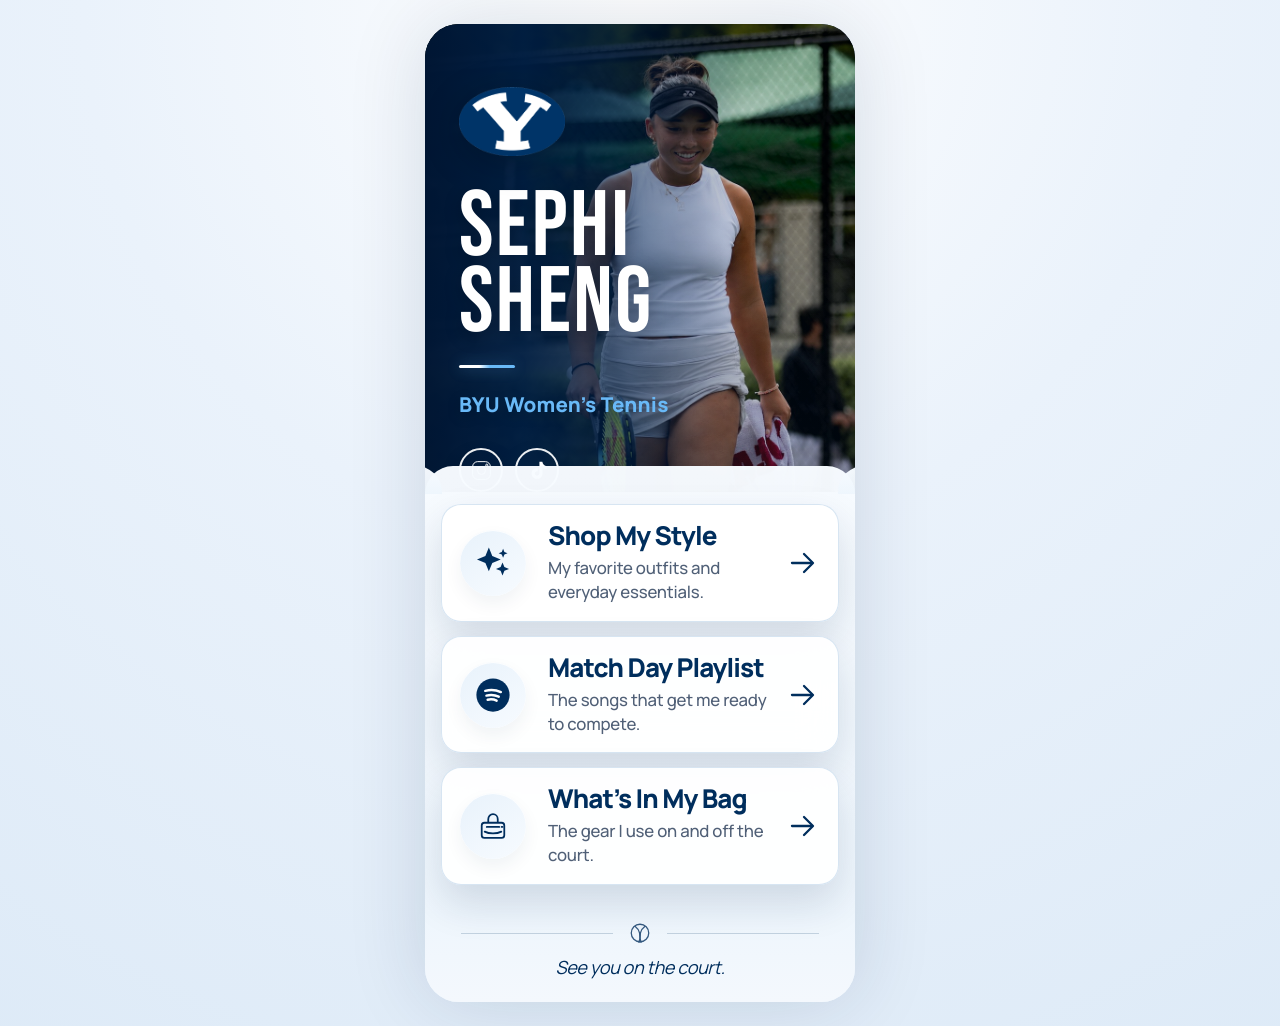
<file: index.html>
<!doctype html>
<html lang="en">
<head>
  <meta charset="utf-8">
  <meta name="viewport" content="width=device-width, initial-scale=1, viewport-fit=cover">
  <title>Sephi Sheng</title>
  <meta name="description" content="Official link page for Sephi Sheng, BYU Women’s Tennis.">
  <meta name="theme-color" content="#002E5D">
  <meta property="og:title" content="Sephi Sheng">
  <meta property="og:description" content="BYU Women’s Tennis">
  <meta property="og:type" content="website">
  <link rel="preconnect" href="https://fonts.googleapis.com">
  <link rel="preconnect" href="https://fonts.gstatic.com" crossorigin>
  <link href="https://fonts.googleapis.com/css2?family=Bebas+Neue&family=Manrope:wght@400;500;600;700;800&display=swap" rel="stylesheet">
  <link rel="stylesheet" href="assets/css/style.css">
  <script defer src="assets/js/app.js"></script>
</head>
<body>
  <div class="site-frame">
    <header class="hero" aria-label="Sephi Sheng hero section">
      <img class="hero-photo" src="assets/images/hero.jpg" alt="Sephi Sheng smiling on a tennis court while holding a racquet and towel.">
      <div class="hero-shade" aria-hidden="true"></div>

      <div class="hero-content">
        <img class="byu-mark" src="assets/images/byu-y.png" alt="BYU logo">

        <h1 class="name">
          <span>Sephi</span>
          <span>Sheng</span>
        </h1>

        <div class="accent-line" aria-hidden="true"></div>

        <p class="team">BYU Women’s Tennis</p>

        <div class="social-links" aria-label="Social links">
          <a class="social-link instagram-link" href="https://instagram.com/sephisheng" target="_blank" rel="noopener" aria-label="Open Sephi Sheng on Instagram">
            <svg viewBox="0 0 24 24" aria-hidden="true">
              <rect x="2.75" y="2.75" width="18.5" height="18.5" rx="5.25"></rect>
              <circle cx="12" cy="12" r="4.15"></circle>
              <circle cx="17.55" cy="6.45" r="1.15"></circle>
            </svg>
          </a>

          <a class="social-link tiktok-link" href="https://www.tiktok.com/@sephi.sheng" target="_blank" rel="noopener" aria-label="Open Sephi Sheng on TikTok">
            <svg viewBox="0 0 24 24" aria-hidden="true">
              <path d="M14.62 3h3.18c.22 1.45.83 2.6 1.83 3.46.86.73 1.86 1.17 3 1.32v3.25c-1.72-.05-3.28-.54-4.67-1.47v6.28c0 1.6-.56 2.96-1.69 4.08-1.13 1.12-2.52 1.68-4.18 1.68-1.68 0-3.09-.55-4.24-1.66-1.14-1.11-1.71-2.48-1.71-4.11 0-1.58.56-2.92 1.68-4.02 1.12-1.1 2.5-1.65 4.13-1.65.28 0 .56.02.83.06v3.4a2.73 2.73 0 0 0-.83-.13c-.7 0-1.28.23-1.75.68-.47.45-.7 1.01-.7 1.68 0 .7.24 1.28.72 1.73.48.45 1.08.68 1.79.68.76 0 1.39-.25 1.89-.75.5-.5.75-1.15.75-1.95V3z"></path>
            </svg>
          </a>
        </div>
      </div>
    </header>

    <main class="link-panel" aria-label="Featured links">
     <a class="link-card" href="https://shopmy.us/shop/sephisheng" target="_blank" rel="noopener noreferrer" aria-label="Open Shop My Style">
        <span class="icon-bubble" aria-hidden="true">
          <svg class="icon icon-sparkle" viewBox="0 0 64 64">
            <path d="M25 6l5.8 14.2L45 26l-14.2 5.8L25 46l-5.8-14.2L5 26l14.2-5.8L25 6z"></path>
            <path d="M48 31l3.2 7.8L59 42l-7.8 3.2L48 53l-3.2-7.8L37 42l7.8-3.2L48 31z"></path>
            <path d="M49 8l2.2 5.3L56.5 15.5l-5.3 2.2L49 23l-2.2-5.3-5.3-2.2 5.3-2.2L49 8z"></path>
          </svg>
        </span>
        <span class="card-copy">
          <strong>Shop My Style</strong>
          <span>My favorite outfits and everyday essentials.</span>
        </span>
        <span class="arrow" aria-hidden="true">
          <svg viewBox="0 0 34 34">
            <path d="M6 17h20"></path>
            <path d="M18 8l9 9-9 9"></path>
          </svg>
        </span>
      </a>

      <a class="link-card" href="playlist/" aria-label="Open Match Day Playlist">
        <span class="icon-bubble" aria-hidden="true">
          <svg class="icon icon-spotify" viewBox="0 0 64 64">
            <circle cx="32" cy="32" r="28"></circle>
            <path d="M19 25c8.6-2.4 18.2-1.7 26.3 2.1"></path>
            <path d="M21 33c6.8-1.8 14.4-1.2 20.7 1.8"></path>
            <path d="M23 40c5.1-1.2 10.4-.8 15.1 1.5"></path>
          </svg>
        </span>
        <span class="card-copy">
          <strong>Match Day Playlist</strong>
          <span>The songs that get me ready to compete.</span>
        </span>
        <span class="arrow" aria-hidden="true">
          <svg viewBox="0 0 34 34">
            <path d="M6 17h20"></path>
            <path d="M18 8l9 9-9 9"></path>
          </svg>
        </span>
      </a>

      <a class="link-card" href="gear/" aria-label="Open What’s In My Bag">
        <span class="icon-bubble" aria-hidden="true">
          <svg class="icon icon-bag-home" viewBox="0 0 64 64" aria-hidden="true">
  <g
    fill="none"
    stroke="currentColor"
    stroke-width="3"
    stroke-linecap="round"
    stroke-linejoin="round"
  >
    <!-- Handle -->
    <path d="M24 25v-4.5C24 15.8 27.6 12 32 12s8 3.8 8 8.5V25"></path>

    <!-- Bag body -->
    <path d="M17.5 26.5h29c2.5 0 4.5 2 4.5 4.5v16.5c0 2.5-2 4.5-4.5 4.5h-29c-2.5 0-4.5-2-4.5-4.5V31c0-2.5 2-4.5 4.5-4.5z"></path>

    <!-- Soft rounded base/detail line -->
    <path d="M18 41.5c3.8 2.1 8.4 3.1 14 3.1s10.2-1 14-3.1"></path>

    <!-- Zipper/detail -->
    <path d="M21.5 33.5h21"></path>
    <path d="M46.5 33.5h1.5"></path>
  </g>
</svg>
        </span>
        <span class="card-copy">
          <strong>What’s In My Bag</strong>
          <span>The gear I use on and off the court.</span>
        </span>
        <span class="arrow" aria-hidden="true">
          <svg viewBox="0 0 34 34">
            <path d="M6 17h20"></path>
            <path d="M18 8l9 9-9 9"></path>
          </svg>
        </span>
      </a>
    </main>

    <footer class="site-footer" aria-label="Footer">
      <div class="footer-rule" aria-hidden="true">
        <span></span>
        <svg viewBox="0 0 48 48">
          <circle cx="24" cy="24" r="15"></circle>
          <path d="M15 12c8 6 11 17 7 29"></path>
          <path d="M33 12c-8 6-11 17-7 29"></path>
        </svg>
        <span></span>
      </div>
      <p>See you on the court.</p>
    </footer>
  </div>
</body>
</html>
</file>
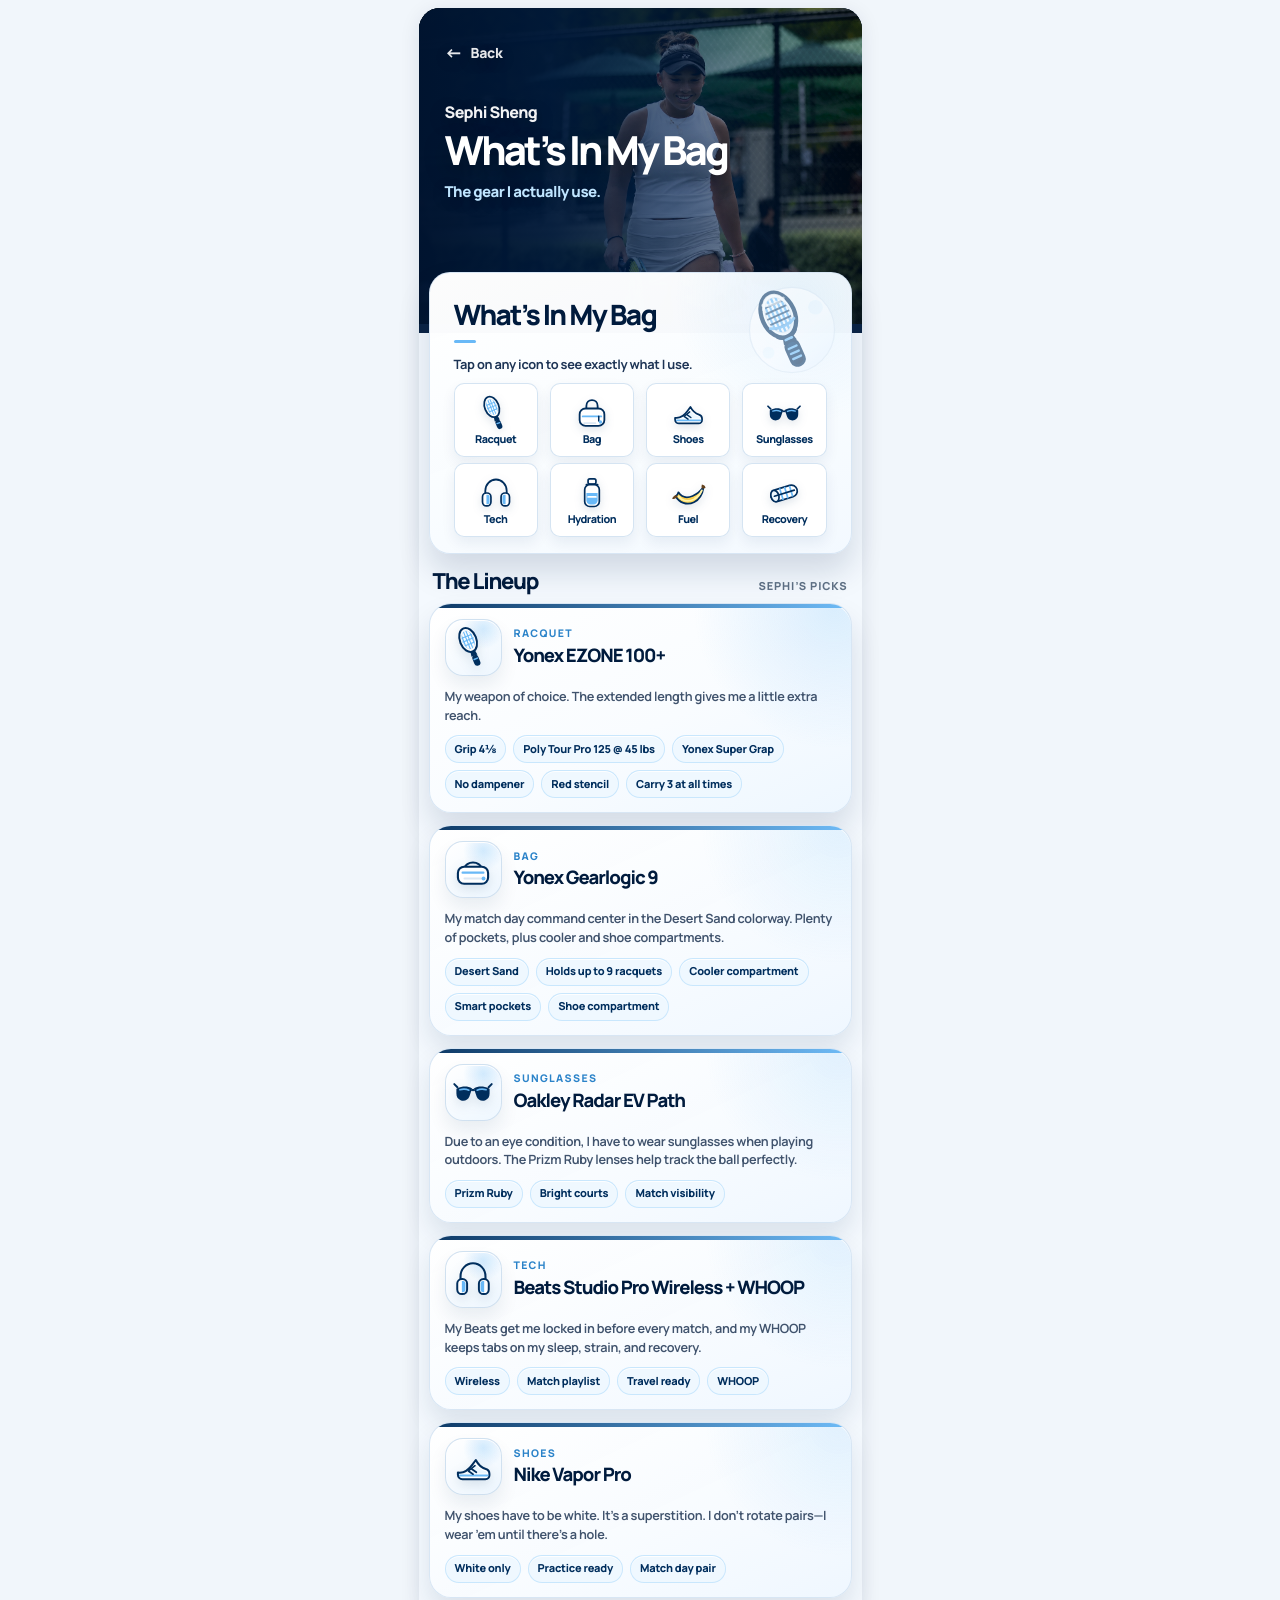
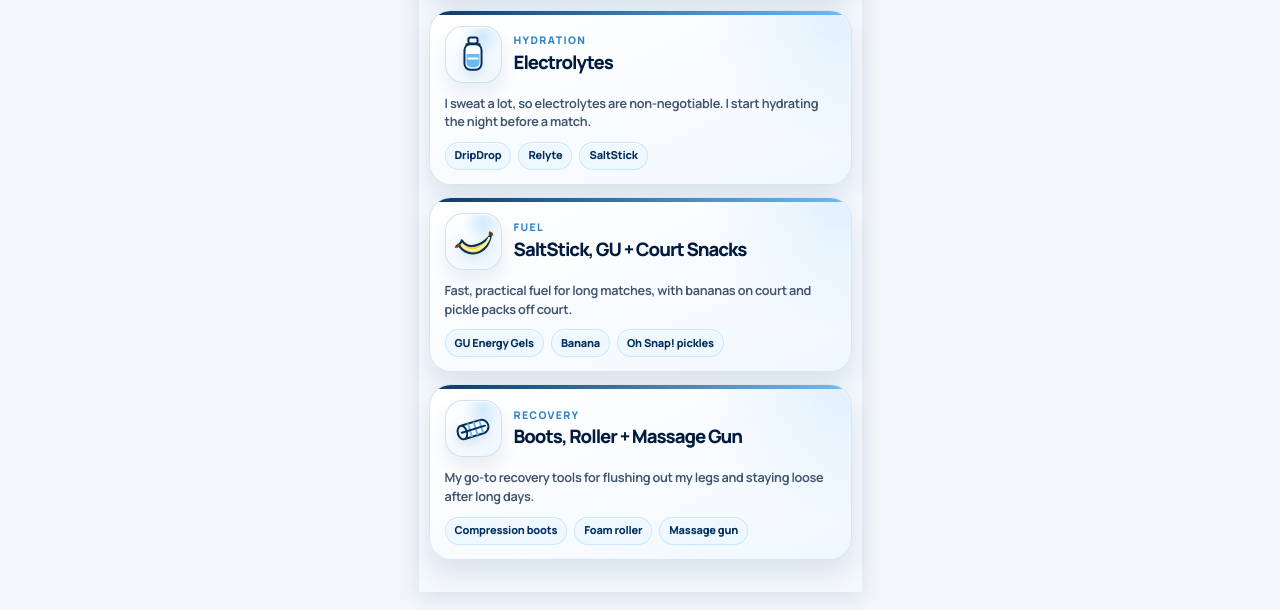
<file: gear/index.html>
<!doctype html>
<html lang="en">
<head>
  <meta charset="utf-8">
  <meta name="viewport" content="width=device-width, initial-scale=1, viewport-fit=cover">
  <title>What’s In My Bag | Sephi Sheng</title>
  <meta name="description" content="The gear Sephi Sheng actually uses for practice, match days, and recovery.">
  <meta name="theme-color" content="#002E5D">
  <meta property="og:title" content="What’s In My Bag | Sephi Sheng">
  <meta property="og:description" content="The gear I actually use.">
  <meta property="og:type" content="website">
  <link rel="preconnect" href="https://fonts.googleapis.com">
  <link rel="preconnect" href="https://fonts.gstatic.com" crossorigin>
  <link href="https://fonts.googleapis.com/css2?family=Manrope:wght@500;600;700;800;900&display=swap" rel="stylesheet">
  <style>
    :root {
      --navy: #002e5d;
      --navy-deep: #001b3d;
      --blue: #69b9f7;
      --sky: #bfe5ff;
      --text: #0c2850;
      --muted: #40536d;
      --line: #dce8f4;
      --page: #f1f6fb;
    }

    * {
      box-sizing: border-box;
      margin: 0;
      padding: 0;
    }

    html {
      min-height: 100%;
      background: var(--page);
      -webkit-text-size-adjust: 100%;
      scroll-behavior: smooth;
    }

    body {
      min-height: 100svh;
      background: var(--page);
      color: var(--text);
      font-family: "Manrope", system-ui, -apple-system, BlinkMacSystemFont, "Segoe UI", sans-serif;
      -webkit-font-smoothing: antialiased;
      text-rendering: geometricPrecision;
    }

    a {
      color: inherit;
      text-decoration: none;
      -webkit-tap-highlight-color: transparent;
    }

    svg {
      display: block;
    }

    .gear-page {
      width: min(443px, calc(100% - 20px));
      min-height: 690px;
      margin: 8px auto 18px;
      overflow: visible;
      position: relative;
      background: linear-gradient(180deg, #0a2344 0 325px, #f4f9fe 325px 100%);
      border-radius: 21px 21px 0 0;
      box-shadow: 0 4px 20px rgba(0, 34, 71, .10);
    }

    .gear-hero {
      height: 316px;
      position: relative;
      overflow: hidden;
      border-radius: 21px 21px 0 0;
      padding: 35px 26px 0;
      color: #fff;
      background: #001b3d;
    }

    .hero-photo {
      position: absolute;
      inset: 0;
      width: 100%;
      height: 100%;
      object-fit: cover;
      object-position: 58% 34%;
      filter: saturate(.96) contrast(1.04) brightness(.88);
      transform: scale(1.012);
      transform-origin: center;
    }

    .hero-overlay {
      position: absolute;
      inset: 0;
      background:
        linear-gradient(90deg,
          rgba(0, 20, 48, .98) 0%,
          rgba(0, 26, 60, .91) 30%,
          rgba(0, 35, 78, .58) 57%,
          rgba(0, 35, 78, .18) 100%),
        linear-gradient(180deg, rgba(0,0,0,.05) 0%, rgba(0,27,60,.20) 100%);
      pointer-events: none;
    }

    .back-link,
    .hero-name,
    .hero-title,
    .hero-subtitle {
      position: relative;
      z-index: 2;
    }

    .back-link {
      display: inline-flex;
      align-items: center;
      gap: 8px;
      min-height: 20px;
      color: rgba(255,255,255,.90);
      font-size: 14px;
      line-height: 1;
      font-weight: 800;
      letter-spacing: -.02em;
      margin-bottom: 39px;
      text-shadow: 0 4px 14px rgba(0,0,0,.25);
    }

    .back-arrow {
      font-size: 18px;
      line-height: .8;
      transform: translateY(-1px);
    }

    .hero-name {
      color: rgba(255,255,255,.95);
      font-size: 16px;
      line-height: 1.2;
      font-weight: 800;
      letter-spacing: -.035em;
      margin-bottom: 8px;
      text-shadow: 0 5px 18px rgba(0,0,0,.28);
    }

    .hero-title {
      max-width: 390px;
      color: #fff;
      font-size: clamp(34px, 8.9vw, 40px);
      line-height: .98;
      font-weight: 900;
      letter-spacing: -.073em;
      margin-bottom: 12px;
      white-space: nowrap;
      text-shadow: 0 9px 24px rgba(0,0,0,.30);
    }

    .hero-subtitle {
      color: var(--sky);
      font-size: 15px;
      line-height: 1.35;
      font-weight: 800;
      letter-spacing: -.035em;
      text-shadow: 0 4px 16px rgba(0,0,0,.25);
    }

    .gear-main {
      position: relative;
      z-index: 2;
      margin-top: -52px;
      padding: 0 10px 30px;
    }

    .setup-card {
      position: relative;
      overflow: hidden;
      isolation: isolate;
      min-height: 0;
      padding: 22px 24px 16px;
      border-radius: 21px;
      background:
        radial-gradient(circle at 88% 9%, rgba(105,185,247,.13), transparent 28%),
        linear-gradient(160deg, rgba(255,255,255,.99) 0%, rgba(248,252,255,.98) 62%, rgba(243,249,255,.98) 100%);
      border: 1px solid rgba(216, 230, 244, .98);
      box-shadow: 0 18px 32px rgba(0, 34, 71, .15);
    }

    .setup-pill {
      display: inline-flex;
      align-items: center;
      justify-content: center;
      min-height: 22px;
      padding: 4px 12px 4px;
      border-radius: 999px;
      color: #0068c8;
      background: #eef8ff;
      border: 1.3px solid #80caff;
      box-shadow: inset 0 1px 0 rgba(255,255,255,.95);
      font-size: 10.8px;
      line-height: 1;
      font-weight: 900;
      letter-spacing: .08em;
      text-transform: uppercase;
    }

    .setup-illustration {
      position: absolute;
      top: 13px;
      right: 15px;
      width: 88px;
      height: 88px;
      color: var(--navy);
      opacity: .56;
      z-index: 0;
      filter: none;
      pointer-events: none;
      shape-rendering: geometricPrecision;
      transform: translateZ(0);
    }

    .setup-illustration path,
    .setup-illustration ellipse,
    .setup-illustration circle,
    .setup-illustration rect {
      vector-effect: non-scaling-stroke;
    }

    .intro-title {
      position: relative;
      z-index: 2;
      max-width: 250px;
      color: var(--navy-deep);
      font-size: 28px;
      line-height: 1.02;
      font-weight: 900;
      letter-spacing: -.062em;
      margin-top: 6px;
    }

    .intro-rule {
      position: relative;
      z-index: 2;
      width: 22px;
      height: 3px;
      border-radius: 999px;
      background: var(--blue);
      margin: 10px 0 12px;
    }

    .intro-copy {
      position: relative;
      z-index: 2;
      max-width: 252px;
      color: #1d3455;
      font-size: 12.8px;
      line-height: 1.48;
      font-weight: 680;
      letter-spacing: -.024em;
    }

    .category-grid {
      position: relative;
      z-index: 3;
      display: grid;
      grid-template-columns: repeat(4, minmax(0, 1fr));
      gap: 6px 12px;
      margin-top: 10px;
    }

    .gear-tile {
      position: relative;
      z-index: 4;
      height: 74px;
      display: flex;
      flex-direction: column;
      align-items: center;
      justify-content: center;
      gap: 4px;
      border-radius: 10px;
      color: var(--navy);
      background: rgba(255,255,255,.99);
      border: 1px solid rgba(213, 228, 242, .98);
      box-shadow: 0 6px 14px rgba(0,46,93,.07), inset 0 1px 0 rgba(255,255,255,.95);
      transition: transform .18s ease, border-color .18s ease, box-shadow .18s ease;
    }

    .gear-tile:hover,
    .gear-tile:focus-visible {
      transform: translateY(-2px);
      border-color: rgba(105,185,247,.70);
      box-shadow: 0 10px 18px rgba(0,46,93,.10), inset 0 1px 0 rgba(255,255,255,.95);
      outline: none;
    }

    .tile-icon {
      width: 36px;
      height: 36px;
      color: var(--navy);
      overflow: visible;
      filter: drop-shadow(0 3px 5px rgba(0,46,93,.13));
    }

    .tile-icon .ink {
      fill: #002e5d;
    }

    .tile-icon .ink-deep {
      fill: #001b3d;
    }

    .tile-icon .sky {
      fill: #69b9f7;
    }

    .tile-icon .pale {
      fill: #fbfdff;
      stroke: #002e5d;
      stroke-width: 2.4;
      stroke-linecap: round;
      stroke-linejoin: round;
    }

    .tile-icon .soft {
      fill: #eef8ff;
      stroke: #d5e6f4;
      stroke-width: 1.4;
    }

    .tile-icon .line {
      fill: none;
      stroke: #002e5d;
      stroke-width: 3;
      stroke-linecap: round;
      stroke-linejoin: round;
      vector-effect: non-scaling-stroke;
    }

    .tile-icon .line-sky {
      fill: none;
      stroke: #69b9f7;
      stroke-width: 3;
      stroke-linecap: round;
      stroke-linejoin: round;
      vector-effect: non-scaling-stroke;
    }

    .tile-icon .banana-fill { fill: #ffd95c; }
    .tile-icon .banana-shadow { fill: #f0bd31; }
    .tile-icon .banana-stem { fill: #65421d; }

    .tile-label {
      color: var(--navy);
      font-size: 10.8px;
      line-height: 1;
      font-weight: 900;
      letter-spacing: -.045em;
    }

    .line-art,
    .icon-line {
      fill: none;
      stroke: currentColor;
      stroke-linecap: round;
      stroke-linejoin: round;
    }


    .details-heading {
      display: flex;
      align-items: end;
      justify-content: space-between;
      gap: 14px;
      padding: 6px 4px 2px;
      margin-top: 10px;
      margin-bottom: 8px;
    }

    .details-heading h2 {
      color: var(--navy-deep);
      font-size: 22px;
      line-height: 1.02;
      font-weight: 900;
      letter-spacing: -.058em;
    }

    .details-heading span {
      color: #5f7185;
      font-size: 11px;
      line-height: 1.2;
      font-weight: 800;
      letter-spacing: .08em;
      text-transform: uppercase;
      white-space: nowrap;
    }

    .gear-detail-stack {
      display: grid;
      gap: 12px;
      padding-bottom: 2px;
    }

    .gear-detail-card {
      position: relative;
      overflow: hidden;
      padding: 15px 15px 14px;
      border-radius: 22px;
      background:
        radial-gradient(circle at 97% 0%, rgba(105,185,247,.16), transparent 30%),
        linear-gradient(155deg, rgba(255,255,255,.995), rgba(247,251,255,.985) 62%, rgba(239,247,255,.985));
      border: 1px solid rgba(216, 230, 244, .98);
      box-shadow: 0 14px 26px rgba(0, 34, 71, .105), inset 0 1px 0 rgba(255,255,255,.9);
      scroll-margin-top: 18px;
    }

    .gear-detail-card::before {
      content: "";
      position: absolute;
      inset: 0 0 auto;
      height: 4px;
      background: linear-gradient(90deg, var(--navy), var(--blue));
      opacity: .95;
    }

    .gear-detail-card.primary-card {
      background:
        radial-gradient(circle at 96% 2%, rgba(105,185,247,.22), transparent 31%),
        linear-gradient(155deg, #ffffff 0%, #f9fcff 56%, #eef7ff 100%);
      box-shadow: 0 18px 30px rgba(0, 34, 71, .13), inset 0 1px 0 rgba(255,255,255,.94);
    }

    .detail-top {
      position: relative;
      z-index: 1;
      display: grid;
      grid-template-columns: 57px 1fr;
      gap: 12px;
      align-items: center;
      margin-bottom: 11px;
    }

    .detail-icon-wrap {
      width: 57px;
      height: 57px;
      display: grid;
      place-items: center;
      border-radius: 18px;
      background:
        radial-gradient(circle at 68% 16%, rgba(105,185,247,.28), transparent 34%),
        linear-gradient(145deg, #ffffff 0%, #eef7ff 100%);
      border: 1px solid rgba(207,224,240,.95);
      box-shadow: 0 10px 18px rgba(0,46,93,.08), inset 0 1px 0 rgba(255,255,255,.95);
    }

    .detail-icon-wrap .tile-icon {
      width: 42px;
      height: 42px;
      filter: drop-shadow(0 4px 6px rgba(0,46,93,.12));
    }

    .detail-eyebrow {
      color: #2b83c9;
      font-size: 10.5px;
      line-height: 1;
      font-weight: 900;
      letter-spacing: .13em;
      text-transform: uppercase;
      margin-bottom: 5px;
    }

    .detail-title {
      color: var(--navy-deep);
      font-size: 18.5px;
      line-height: 1.12;
      font-weight: 900;
      letter-spacing: -.055em;
    }

    .detail-copy {
      position: relative;
      z-index: 1;
      color: #40536d;
      font-size: 12.7px;
      line-height: 1.47;
      font-weight: 650;
      letter-spacing: -.022em;
      margin-bottom: 11px;
    }

    .gear-chip-list {
      position: relative;
      z-index: 1;
      display: flex;
      flex-wrap: wrap;
      gap: 7px;
    }

    .gear-chip-list span {
      display: inline-flex;
      align-items: center;
      justify-content: center;
      min-height: 28px;
      padding: 7px 9px;
      border-radius: 999px;
      color: var(--navy);
      background: rgba(238, 248, 255, .92);
      border: 1px solid rgba(105,185,247,.28);
      box-shadow: inset 0 1px 0 rgba(255,255,255,.9);
      font-size: 11px;
      line-height: 1;
      font-weight: 850;
      letter-spacing: -.018em;
      white-space: nowrap;
    }

    .card-note {
      position: relative;
      z-index: 1;
      display: grid;
      grid-template-columns: 13px 1fr;
      gap: 7px;
      align-items: start;
      margin-top: 11px;
      padding-top: 10px;
      border-top: 1px solid rgba(216,230,244,.9);
      color: #5d6d80;
      font-size: 11.2px;
      line-height: 1.36;
      font-weight: 670;
      letter-spacing: -.016em;
    }

    .card-note::before {
      content: "";
      width: 8px;
      height: 8px;
      margin-top: 4px;
      border-radius: 50%;
      background: var(--blue);
      box-shadow: 0 0 0 4px rgba(105,185,247,.14);
    }

    @media (max-width: 390px) {
      .gear-page {
        width: 100%;
        margin-top: 0;
        border-radius: 0;
      }

      .gear-hero {
        border-radius: 0;
        padding-left: 22px;
        padding-right: 22px;
      }

      .hero-title {
        font-size: clamp(32px, 10.2vw, 38px);
      }

      .gear-main {
        padding-left: 8px;
        padding-right: 8px;
      }

      .setup-card {
        padding-left: 20px;
        padding-right: 20px;
      }

      .setup-illustration {
        width: 78px;
        height: 78px;
        top: 13px;
        right: 12px;
        opacity: .50;
        filter: none;
      }

      .intro-title,
      .intro-copy {
        max-width: 220px;
      }

      .category-grid {
        gap: 7px 8px;
      }

      .tile-label {
        font-size: 10px;
      }
    }
  </style>
</head>
<body>
  <div class="gear-page">
    <header class="gear-hero" aria-label="What’s In My Bag hero section">
      <img class="hero-photo" src="../assets/images/hero.jpg" alt="Sephi Sheng smiling on a tennis court while holding a racquet and towel.">
      <div class="hero-overlay" aria-hidden="true"></div>

      <a class="back-link" href="../" aria-label="Go back to Sephi Sheng home page">
        <span class="back-arrow" aria-hidden="true">←</span>
        <span>Back</span>
      </a>

      <p class="hero-name">Sephi Sheng</p>
      <h1 class="hero-title">What’s In My Bag</h1>
      <p class="hero-subtitle">The gear I actually use.</p>
    </header>

    <main class="gear-main" aria-label="Sephi’s gear setup">
      <section class="setup-card" aria-labelledby="gear-trust-title">
        <svg class="setup-illustration" viewBox="0 0 120 120" aria-hidden="true">
          <defs>
            <linearGradient id="racketDisc" x1="14" y1="8" x2="106" y2="112" gradientUnits="userSpaceOnUse">
              <stop offset="0" stop-color="#ffffff"></stop>
              <stop offset=".58" stop-color="#f9fcff"></stop>
              <stop offset="1" stop-color="#e9f5ff"></stop>
            </linearGradient>
            <linearGradient id="racketFrame" x1="34" y1="7" x2="77" y2="70" gradientUnits="userSpaceOnUse">
              <stop offset="0" stop-color="#ffffff"></stop>
              <stop offset=".52" stop-color="#f6fbff"></stop>
              <stop offset="1" stop-color="#dff1ff"></stop>
            </linearGradient>
            <linearGradient id="racketGrip" x1="45" y1="74" x2="65" y2="109" gradientUnits="userSpaceOnUse">
              <stop offset="0" stop-color="#003a73"></stop>
              <stop offset=".55" stop-color="#002e5d"></stop>
              <stop offset="1" stop-color="#001b3d"></stop>
            </linearGradient>
            <radialGradient id="racketShine" cx="42" cy="18" r="48" gradientUnits="userSpaceOnUse">
              <stop offset="0" stop-color="#ffffff" stop-opacity=".95"></stop>
              <stop offset=".55" stop-color="#ffffff" stop-opacity=".25"></stop>
              <stop offset="1" stop-color="#ffffff" stop-opacity="0"></stop>
            </radialGradient>
            <clipPath id="racketStringWindow">
              <ellipse cx="52" cy="34" rx="16.4" ry="24.6"></ellipse>
            </clipPath>
          </defs>

          <circle cx="60" cy="60" r="58" fill="url(#racketDisc)" stroke="#dce8f4" stroke-width="1.2"></circle>
          <circle cx="92" cy="29" r="10" fill="#eaf7ff" opacity=".96"></circle>
          <circle cx="28" cy="91" r="8" fill="#eaf7ff" opacity=".86"></circle>

          <g transform="rotate(-24 60 62)">
            <ellipse cx="52" cy="34" rx="22.5" ry="32" fill="url(#racketFrame)" stroke="#002e5d" stroke-width="4.2"></ellipse>
            <ellipse cx="52" cy="34" rx="16.4" ry="24.6" fill="#fbfdff" stroke="#dce8f4" stroke-width="1.5"></ellipse>
            <g clip-path="url(#racketStringWindow)" stroke-linecap="round">
              <path d="M40 8v52" stroke="#69b9f7" stroke-width="2.2"></path>
              <path d="M46 4.8v59" stroke="#69b9f7" stroke-width="2.2"></path>
              <path d="M52 3.5v61" stroke="#69b9f7" stroke-width="2.3"></path>
              <path d="M58 4.8v59" stroke="#69b9f7" stroke-width="2.2"></path>
              <path d="M64 8v52" stroke="#69b9f7" stroke-width="2.2"></path>
              <path d="M30.5 18h43" stroke="#002e5d" stroke-width="1.9" opacity=".80"></path>
              <path d="M29 26h46" stroke="#002e5d" stroke-width="1.9" opacity=".80"></path>
              <path d="M28.5 34h47" stroke="#002e5d" stroke-width="2" opacity=".82"></path>
              <path d="M29 42h46" stroke="#002e5d" stroke-width="1.9" opacity=".80"></path>
              <path d="M31 50h42" stroke="#002e5d" stroke-width="1.9" opacity=".76"></path>
            </g>
            <path d="M36.5 19.5c2.6-9.2 8-14 15.5-14 7.2 0 12.7 4.7 15.4 13.9" fill="none" stroke="#ffffff" stroke-width="2.5" stroke-linecap="round" opacity=".88"></path>
            <path d="M34.7 46.5c9.4 5.8 25.8 5.8 35.1 0" fill="none" stroke="#69b9f7" stroke-width="2.9" stroke-linecap="round" opacity=".95"></path>
            <path d="M38.8 61.3c5.2 7.2 21.2 7.2 26.4 0" fill="none" stroke="#002e5d" stroke-width="3.2" stroke-linecap="round"></path>
            <path d="M44.8 65h14.4l2.4 9.8H42.4z" fill="#002e5d"></path>
            <path d="M47.3 69.2h9.4" stroke="#69b9f7" stroke-width="2.6" stroke-linecap="round"></path>
            <rect x="43" y="73" width="18" height="35" rx="8.2" fill="url(#racketGrip)" stroke="#002e5d" stroke-width="2.8"></rect>
            <path d="M46.2 82h11.6" stroke="#69b9f7" stroke-width="2.4" stroke-linecap="round"></path>
            <path d="M46.2 89.5h11.6" stroke="#69b9f7" stroke-width="2.4" stroke-linecap="round"></path>
            <path d="M46.2 97h11.6" stroke="#69b9f7" stroke-width="2.4" stroke-linecap="round"></path>
            <path d="M38 13.5c7.1 4.4 19.8 5.6 29.5 2.1" fill="none" stroke="#ffffff" stroke-width="3" stroke-linecap="round" opacity=".62"></path>
          </g>
        </svg>

        <h2 id="gear-trust-title" class="intro-title">What’s In My Bag</h2>
        <div class="intro-rule" aria-hidden="true"></div>
        <p class="intro-copy"><strong>Tap on any icon to see exactly what I use.</strong></p>

        <nav class="category-grid" aria-label="Gear categories">
          <a class="gear-tile" href="#racquet" aria-label="View racquet gear">
            <svg class="tile-icon" viewBox="0 0 64 64" aria-hidden="true">
              <defs><clipPath id="racquetIconClip"><ellipse cx="29" cy="20" rx="9" ry="14.5"></ellipse></clipPath></defs>
              <g transform="rotate(-22 30 32)">
                <ellipse cx="29" cy="20" rx="12.5" ry="19" fill="#ffffff" stroke="#002e5d" stroke-width="3.1"></ellipse>
                <ellipse cx="29" cy="20" rx="9" ry="14.5" fill="#f8fcff" stroke="#dce8f4" stroke-width="1"></ellipse>
                <g clip-path="url(#racquetIconClip)" stroke="#69b9f7" stroke-width="1.8" stroke-linecap="round">
                  <path d="M22 9v23"></path><path d="M27 5.5v30"></path><path d="M31 5.5v30"></path><path d="M36 9v23"></path>
                  <path d="M17.5 14h23"></path><path d="M17 20h24"></path><path d="M18.5 26.5h21"></path>
                </g>
                <path d="M25.5 38h7l1.4 7.8h-9.8z" fill="#002e5d"></path>
                <rect x="24.2" y="45" width="9.6" height="17" rx="4.8" fill="#002e5d"></rect>
                <path d="M26.3 51h5.4" stroke="#69b9f7" stroke-width="2.3" stroke-linecap="round"></path>
              </g>
            </svg>
            <span class="tile-label">Racquet</span>
          </a>

          <a class="gear-tile" href="#bag" aria-label="View bag gear">
            <svg class="tile-icon" viewBox="0 0 64 64" aria-hidden="true">
              <path d="M22 25v-5.5C22 13 26.3 9 32 9s10 4 10 10.5V25" fill="none" stroke="#002e5d" stroke-width="3.2" stroke-linecap="round"></path>
              <rect x="10" y="24" width="44" height="31" rx="10.5" fill="#ffffff" stroke="#002e5d" stroke-width="3.2"></rect>
              <path d="M15.5 38h33" stroke="#69b9f7" stroke-width="3.2" stroke-linecap="round"></path>
              <path d="M44 38v8" stroke="#002e5d" stroke-width="2.7" stroke-linecap="round"></path>
              <circle cx="47" cy="48" r="3" fill="#69b9f7"></circle>
              <path d="M18 50h20" stroke="#dce8f4" stroke-width="3" stroke-linecap="round"></path>
            </svg>
            <span class="tile-label">Bag</span>
          </a>

          <a class="gear-tile" href="#shoes" aria-label="View shoes">
            <svg class="tile-icon" viewBox="0 0 64 64" aria-hidden="true">
              <path d="M9 40.5c8.1 1.3 15.4-2.7 22.1-12l5.2-7.2c3.7 7.4 8.8 11.7 15.2 13.7 3.2 1 5.5 3.8 5.5 7.1v2.4c0 3.4-2.7 6.1-6.1 6.1H16c-4 0-7-3.1-7-7.1v-3z" fill="#ffffff" stroke="#002e5d" stroke-width="3.1" stroke-linejoin="round"></path>
              <path d="M14 41.8c8.4.2 15.5-3.7 21.1-11.4l1.4-2c3.5 4.9 8.3 8.3 14.4 10 1.3.4 2.4 1.6 2.8 3.4H14z" fill="#eaf7ff"></path>
              <path d="M12 45h42" stroke="#69b9f7" stroke-width="3" stroke-linecap="round"></path>
              <path d="M35 30l-8.6 6.8" stroke="#002e5d" stroke-width="2.6" stroke-linecap="round"></path>
              <path d="M30 35l7.1 5" stroke="#002e5d" stroke-width="2.6" stroke-linecap="round"></path>
              <path d="M25 38l7.1 5" stroke="#002e5d" stroke-width="2.6" stroke-linecap="round"></path>
            </svg>
            <span class="tile-label">Shoes</span>
          </a>

          <a class="gear-tile" href="#sunglasses" aria-label="View sunglasses">
            <svg class="tile-icon" viewBox="0 0 64 64" aria-hidden="true">
              <path d="M7.5 26.5c8.8-3.9 16.5-3.9 23.1 0l-4.1 12.3c-1.7 5.2-8 7.8-13.4 5.6-4.3-1.7-6.4-5.1-6.4-10.1v-6.5c0-.6.3-1.1.8-1.3z" fill="#002e5d"></path>
              <path d="M56.5 26.5c-8.8-3.9-16.5-3.9-23.1 0l4.1 12.3c1.7 5.2 8 7.8 13.4 5.6 4.3-1.7 6.4-5.1 6.4-10.1v-6.5c0-.6-.3-1.1-.8-1.3z" fill="#002e5d"></path>
              <path d="M12 28.5c5.1-1.4 9.7-1.1 13.8.8" stroke="#69b9f7" stroke-width="2.4" stroke-linecap="round"></path>
              <path d="M52 28.5c-5.1-1.4-9.7-1.1-13.8.8" stroke="#69b9f7" stroke-width="2.4" stroke-linecap="round"></path>
              <path d="M30.5 29.2c1.1-.8 2.1-.8 3 0" fill="none" stroke="#002e5d" stroke-width="3" stroke-linecap="round"></path>
              <path d="M8.2 24.8 3.5 20" fill="none" stroke="#002e5d" stroke-width="3" stroke-linecap="round"></path>
              <path d="M55.8 24.8 60.5 20" fill="none" stroke="#002e5d" stroke-width="3" stroke-linecap="round"></path>
            </svg>
            <span class="tile-label">Sunglasses</span>
          </a>

          <a class="gear-tile" href="#tech" aria-label="View tech gear">
            <svg class="tile-icon" viewBox="0 0 64 64" aria-hidden="true">
              <path d="M13 36v-8c0-11 8.4-20 19-20s19 9 19 20v8" fill="none" stroke="#002e5d" stroke-width="3.2" stroke-linecap="round"></path>
              <rect x="8" y="32" width="15" height="23" rx="7" fill="#ffffff" stroke="#002e5d" stroke-width="3"></rect>
              <rect x="41" y="32" width="15" height="23" rx="7" fill="#ffffff" stroke="#002e5d" stroke-width="3"></rect>
              <path d="M15 35h2c2 0 3.5 1.5 3.5 3.5v10c0 2-1.5 3.5-3.5 3.5h-2z" fill="#69b9f7"></path>
              <path d="M49 35h-2c-2 0-3.5 1.5-3.5 3.5v10c0 2 1.5 3.5 3.5 3.5h2z" fill="#69b9f7"></path>
            </svg>
            <span class="tile-label">Tech</span>
          </a>

          <a class="gear-tile" href="#hydration" aria-label="View hydration gear">
            <svg class="tile-icon" viewBox="0 0 64 64" aria-hidden="true">
              <rect x="25" y="7" width="14" height="9" rx="3" fill="#ffffff" stroke="#002e5d" stroke-width="3"></rect>
              <path d="M22 17h20" stroke="#002e5d" stroke-width="3" stroke-linecap="round"></path>
              <rect x="19" y="17" width="26" height="39" rx="9" fill="#ffffff" stroke="#002e5d" stroke-width="3"></rect>
              <path d="M22 32h20v13c0 4.2-3.2 7.5-7.5 7.5h-5c-4.3 0-7.5-3.3-7.5-7.5z" fill="#69b9f7"></path>
              <path d="M25 39h14" stroke="#ffffff" stroke-width="3" stroke-linecap="round"></path>
            </svg>
            <span class="tile-label">Hydration</span>
          </a>

          <a class="gear-tile" href="#fuel" aria-label="View fuel gear">
            <svg class="tile-icon" viewBox="0 0 64 64" aria-hidden="true">
              <g transform="translate(0 -1)">
                <path d="M10.2 38.8c5.7 11.1 19.6 16.8 32.4 10.7 9.3-4.5 15.3-14.2 17.2-27.4-5.3 7.7-11.9 13.2-19.5 16.3-10.7 4.3-19.9 1.9-25.3-6.6-.7 2.8-2.3 5.2-4.8 7z" fill="#ffd95c" stroke="#002e5d" stroke-width="3.1" stroke-linejoin="round"></path>
                <path d="M15.9 39.8c6.1 7 17 9.1 27.2 3.9 5.9-3 10.4-8.2 13.5-15.3" fill="none" stroke="#fff3a8" stroke-width="3.4" stroke-linecap="round"></path>
                <path d="M21.9 41.6c5.2 3.3 12.4 3.6 19.4.4" fill="none" stroke="#f2bd2f" stroke-width="2.4" stroke-linecap="round" opacity=".55"></path>
                <path d="M56.7 18.1c3.6.5 5.8 2.6 6.5 6.1l-5.5 1.2c-1.8-1-2.2-2.7-1-7.3z" fill="#65421d"></path>
                <path d="M11.1 36.4c-3.8 1.2-6.4 3.5-7.2 6.7 3.6 1 6.7-.1 9.2-3.3z" fill="#65421d"></path>
              </g>
            </svg>
            <span class="tile-label">Fuel</span>
          </a>

          <a class="gear-tile" href="#recovery" aria-label="View recovery gear">
            <svg class="tile-icon" viewBox="0 0 64 64" aria-hidden="true">
              <g transform="rotate(-17 32 32)">
                <rect x="8" y="22" width="48" height="21" rx="10.5" fill="#ffffff" stroke="#002e5d" stroke-width="3"></rect>
                <ellipse cx="15" cy="32.5" rx="7" ry="10.5" fill="#eef8ff" stroke="#002e5d" stroke-width="3"></ellipse>
                <path d="M27 23v19" stroke="#69b9f7" stroke-width="3" stroke-linecap="round"></path>
                <path d="M36 23v19" stroke="#69b9f7" stroke-width="3" stroke-linecap="round"></path>
                <path d="M45 24v17" stroke="#69b9f7" stroke-width="3" stroke-linecap="round"></path>
                <path d="M14 32.5h37" stroke="#002e5d" stroke-width="3" stroke-linecap="round"></path>
              </g>
            </svg>
            <span class="tile-label">Recovery</span>
          </a>
        </nav>
      </section>

      <div class="details-heading" aria-hidden="true">
        <h2>The Lineup</h2>
        <span>Sephi’s Picks</span>
      </div>

      <section class="gear-detail-stack" aria-label="Detailed gear cards">
        <article class="gear-detail-card primary-card" id="racquet">
          <div class="detail-top">
            <div class="detail-icon-wrap" aria-hidden="true">
              <svg class="tile-icon" viewBox="0 0 64 64">
                <defs><clipPath id="detailRacquetClip"><ellipse cx="29" cy="20" rx="9" ry="14.5"></ellipse></clipPath></defs>
                <g transform="rotate(-22 30 32)">
                  <ellipse cx="29" cy="20" rx="12.5" ry="19" fill="#ffffff" stroke="#002e5d" stroke-width="3.1"></ellipse>
                  <ellipse cx="29" cy="20" rx="9" ry="14.5" fill="#f8fcff" stroke="#dce8f4" stroke-width="1"></ellipse>
                  <g clip-path="url(#detailRacquetClip)" stroke="#69b9f7" stroke-width="1.8" stroke-linecap="round">
                    <path d="M22 9v23"></path><path d="M27 5.5v30"></path><path d="M31 5.5v30"></path><path d="M36 9v23"></path>
                    <path d="M17.5 14h23"></path><path d="M17 20h24"></path><path d="M18.5 26.5h21"></path>
                  </g>
                  <path d="M25.5 38h7l1.4 7.8h-9.8z" fill="#002e5d"></path>
                  <rect x="24.2" y="45" width="9.6" height="17" rx="4.8" fill="#002e5d"></rect>
                  <path d="M26.3 51h5.4" stroke="#69b9f7" stroke-width="2.3" stroke-linecap="round"></path>
                </g>
              </svg>
            </div>
            <div>
              <p class="detail-eyebrow">Racquet</p>
              <h3 class="detail-title">Yonex EZONE 100+</h3>
            </div>
          </div>
          <p class="detail-copy">My weapon of choice. The extended length gives me a little extra reach.</p>
          <div class="gear-chip-list" aria-label="Racquet details">
            <span>Grip 4⅛</span>
            <span>Poly Tour Pro 125 @ 45 lbs</span>
            <span>Yonex Super Grap</span>
            <span>No dampener</span>
            <span>Red stencil</span>
 <span>Carry 3 at all times</span>
          </div>
      
        </article>

        <article class="gear-detail-card" id="bag">
          <div class="detail-top">
            <div class="detail-icon-wrap" aria-hidden="true">
              <svg class="tile-icon" viewBox="0 0 64 64">
                <path d="M18 30c2.6-6.2 7.4-9.4 14-9.4S43.4 23.8 46 30" fill="none" stroke="#002e5d" stroke-width="3.2" stroke-linecap="round"></path>
                <rect x="9" y="27" width="46" height="26" rx="9.5" fill="#ffffff" stroke="#002e5d" stroke-width="3.2"></rect>
                <path d="M16 36h32" stroke="#69b9f7" stroke-width="3.1" stroke-linecap="round"></path>
                <path d="M19 45h25" stroke="#dce8f4" stroke-width="3" stroke-linecap="round"></path>
                <circle cx="48" cy="45" r="3" fill="#69b9f7"></circle>
              </svg>
            </div>
            <div>
              <p class="detail-eyebrow">Bag</p>
              <h3 class="detail-title">Yonex Gearlogic 9</h3>
            </div>
          </div>
          <p class="detail-copy">My match day command center in the Desert Sand colorway. Plenty of pockets, plus cooler and shoe compartments.</p>
          <div class="gear-chip-list" aria-label="Bag details">
            <span>Desert Sand</span>
            <span>Holds up to 9 racquets</span>
<span>Cooler compartment</span>
            <span>Smart pockets</span>
            <span>Shoe compartment</span>
          </div>

        </article>

       

        <article class="gear-detail-card" id="sunglasses">
          <div class="detail-top">
            <div class="detail-icon-wrap" aria-hidden="true">
              <svg class="tile-icon" viewBox="0 0 64 64">
                <path d="M7.5 26.5c8.8-3.9 16.5-3.9 23.1 0l-4.1 12.3c-1.7 5.2-8 7.8-13.4 5.6-4.3-1.7-6.4-5.1-6.4-10.1v-6.5c0-.6.3-1.1.8-1.3z" fill="#002e5d"></path>
                <path d="M56.5 26.5c-8.8-3.9-16.5-3.9-23.1 0l4.1 12.3c1.7 5.2 8 7.8 13.4 5.6 4.3-1.7 6.4-5.1 6.4-10.1v-6.5c0-.6-.3-1.1-.8-1.3z" fill="#002e5d"></path>
                <path d="M12 28.5c5.1-1.4 9.7-1.1 13.8.8" stroke="#69b9f7" stroke-width="2.4" stroke-linecap="round"></path>
                <path d="M52 28.5c-5.1-1.4-9.7-1.1-13.8.8" stroke="#69b9f7" stroke-width="2.4" stroke-linecap="round"></path>
                <path d="M30.5 29.2c1.1-.8 2.1-.8 3 0" fill="none" stroke="#002e5d" stroke-width="3" stroke-linecap="round"></path>
                <path d="M8.2 24.8 3.5 20" fill="none" stroke="#002e5d" stroke-width="3" stroke-linecap="round"></path>
                <path d="M55.8 24.8 60.5 20" fill="none" stroke="#002e5d" stroke-width="3" stroke-linecap="round"></path>
              </svg>
            </div>
            <div>
              <p class="detail-eyebrow">Sunglasses</p>
              <h3 class="detail-title">Oakley Radar EV Path</h3>
            </div>
          </div>
          <p class="detail-copy">Due to an eye condition, I have to wear sunglasses when playing outdoors. The Prizm Ruby lenses help track the ball perfectly.</p>
          <div class="gear-chip-list" aria-label="Sunglasses details">
            <span>Prizm Ruby</span>
            <span>Bright courts</span>
            <span>Match visibility</span>
          </div>
        </article>

        <article class="gear-detail-card" id="tech">
          <div class="detail-top">
            <div class="detail-icon-wrap" aria-hidden="true">
              <svg class="tile-icon" viewBox="0 0 64 64">
                <path d="M13 36v-8c0-11 8.4-20 19-20s19 9 19 20v8" fill="none" stroke="#002e5d" stroke-width="3.2" stroke-linecap="round"></path>
                <rect x="8" y="32" width="15" height="23" rx="7" fill="#ffffff" stroke="#002e5d" stroke-width="3"></rect>
                <rect x="41" y="32" width="15" height="23" rx="7" fill="#ffffff" stroke="#002e5d" stroke-width="3"></rect>
                <path d="M15 35h2c2 0 3.5 1.5 3.5 3.5v10c0 2-1.5 3.5-3.5 3.5h-2z" fill="#69b9f7"></path>
                <path d="M49 35h-2c-2 0-3.5 1.5-3.5 3.5v10c0 2 1.5 3.5 3.5 3.5h2z" fill="#69b9f7"></path>
              </svg>
            </div>
            <div>
              <p class="detail-eyebrow">Tech</p>
              <h3 class="detail-title">Beats Studio Pro Wireless + WHOOP</h3>
            </div>
          </div>
          <p class="detail-copy">My Beats get me locked in before every match, and my WHOOP keeps tabs on my sleep, strain, and recovery.</p>
          <div class="gear-chip-list" aria-label="Tech details">
            <span>Wireless</span>
            <span>Match playlist</span>
            <span>Travel ready</span>
            <span>WHOOP</span>
          </div>
        </article>

 <article class="gear-detail-card" id="shoes">
          <div class="detail-top">
            <div class="detail-icon-wrap" aria-hidden="true">
              <svg class="tile-icon" viewBox="0 0 64 64">
                <path d="M9 40.5c8.1 1.3 15.4-2.7 22.1-12l5.2-7.2c3.7 7.4 8.8 11.7 15.2 13.7 3.2 1 5.5 3.8 5.5 7.1v2.4c0 3.4-2.7 6.1-6.1 6.1H16c-4 0-7-3.1-7-7.1v-3z" fill="#ffffff" stroke="#002e5d" stroke-width="3.1" stroke-linejoin="round"></path>
                <path d="M14 41.8c8.4.2 15.5-3.7 21.1-11.4l1.4-2c3.5 4.9 8.3 8.3 14.4 10 1.3.4 2.4 1.6 2.8 3.4H14z" fill="#eaf7ff"></path>
                <path d="M12 45h42" stroke="#69b9f7" stroke-width="3" stroke-linecap="round"></path>
                <path d="M35 30l-8.6 6.8" stroke="#002e5d" stroke-width="2.6" stroke-linecap="round"></path>
                <path d="M30 35l7.1 5" stroke="#002e5d" stroke-width="2.6" stroke-linecap="round"></path>
                <path d="M25 38l7.1 5" stroke="#002e5d" stroke-width="2.6" stroke-linecap="round"></path>
              </svg>
            </div>
            <div>
              <p class="detail-eyebrow">Shoes</p>
              <h3 class="detail-title">Nike Vapor Pro</h3>
            </div>
          </div>
          <p class="detail-copy">My shoes have to be white. It’s a superstition. I don’t rotate pairs—I wear ’em until there’s a hole.</p>
          <div class="gear-chip-list" aria-label="Shoes details">
            <span>White only</span>
            <span>Practice ready</span>
            <span>Match day pair</span>
     
          </div>
        </article>

        <article class="gear-detail-card" id="hydration">
          <div class="detail-top">
            <div class="detail-icon-wrap" aria-hidden="true">
              <svg class="tile-icon" viewBox="0 0 64 64">
                <rect x="25" y="7" width="14" height="9" rx="3" fill="#ffffff" stroke="#002e5d" stroke-width="3"></rect>
                <path d="M22 17h20" stroke="#002e5d" stroke-width="3" stroke-linecap="round"></path>
                <rect x="19" y="17" width="26" height="39" rx="9" fill="#ffffff" stroke="#002e5d" stroke-width="3"></rect>
                <path d="M22 32h20v13c0 4.2-3.2 7.5-7.5 7.5h-5c-4.3 0-7.5-3.3-7.5-7.5z" fill="#69b9f7"></path>
                <path d="M25 39h14" stroke="#ffffff" stroke-width="3" stroke-linecap="round"></path>
              </svg>
            </div>
            <div>
              <p class="detail-eyebrow">Hydration</p>
              <h3 class="detail-title">Electrolytes</h3>
            </div>
          </div>
          <p class="detail-copy">I sweat a lot, so electrolytes are non-negotiable. I start hydrating the night before a match.</p>
          <div class="gear-chip-list" aria-label="Hydration details">
               <span>DripDrop</span>
            <span>Relyte</span>
            <span>SaltStick</span>
          </div>
        </article>

        <article class="gear-detail-card" id="fuel">
          <div class="detail-top">
            <div class="detail-icon-wrap" aria-hidden="true">
              <svg class="tile-icon" viewBox="0 0 64 64">
                <g transform="translate(0 -1)">
                  <path d="M10.2 38.8c5.7 11.1 19.6 16.8 32.4 10.7 9.3-4.5 15.3-14.2 17.2-27.4-5.3 7.7-11.9 13.2-19.5 16.3-10.7 4.3-19.9 1.9-25.3-6.6-.7 2.8-2.3 5.2-4.8 7z" fill="#ffd95c" stroke="#002e5d" stroke-width="3.1" stroke-linejoin="round"></path>
                  <path d="M15.9 39.8c6.1 7 17 9.1 27.2 3.9 5.9-3 10.4-8.2 13.5-15.3" fill="none" stroke="#fff3a8" stroke-width="3.4" stroke-linecap="round"></path>
                  <path d="M21.9 41.6c5.2 3.3 12.4 3.6 19.4.4" fill="none" stroke="#f2bd2f" stroke-width="2.4" stroke-linecap="round" opacity=".55"></path>
                  <path d="M56.7 18.1c3.6.5 5.8 2.6 6.5 6.1l-5.5 1.2c-1.8-1-2.2-2.7-1-7.3z" fill="#65421d"></path>
                  <path d="M11.1 36.4c-3.8 1.2-6.4 3.5-7.2 6.7 3.6 1 6.7-.1 9.2-3.3z" fill="#65421d"></path>
                </g>
              </svg>
            </div>
            <div>
              <p class="detail-eyebrow">Fuel</p>
              <h3 class="detail-title">SaltStick, GU + Court Snacks</h3>
            </div>
          </div>
          <p class="detail-copy">Fast, practical fuel for long matches, with bananas on court and pickle packs off court.</p>
          <div class="gear-chip-list" aria-label="Fuel details">
                        <span>GU Energy Gels</span>
            <span>Banana</span>
            <span>Oh Snap! pickles</span>
          </div>
        </article>

        <article class="gear-detail-card" id="recovery">
          <div class="detail-top">
            <div class="detail-icon-wrap" aria-hidden="true">
              <svg class="tile-icon" viewBox="0 0 64 64">
                <g transform="rotate(-17 32 32)">
                  <rect x="8" y="22" width="48" height="21" rx="10.5" fill="#ffffff" stroke="#002e5d" stroke-width="3"></rect>
                  <ellipse cx="15" cy="32.5" rx="7" ry="10.5" fill="#eef8ff" stroke="#002e5d" stroke-width="3"></ellipse>
                  <path d="M27 23v19" stroke="#69b9f7" stroke-width="3" stroke-linecap="round"></path>
                  <path d="M36 23v19" stroke="#69b9f7" stroke-width="3" stroke-linecap="round"></path>
                  <path d="M45 24v17" stroke="#69b9f7" stroke-width="3" stroke-linecap="round"></path>
                  <path d="M14 32.5h37" stroke="#002e5d" stroke-width="3" stroke-linecap="round"></path>
                </g>
              </svg>
            </div>
            <div>
              <p class="detail-eyebrow">Recovery</p>
              <h3 class="detail-title">Boots, Roller + Massage Gun</h3>
            </div>
          </div>
          <p class="detail-copy">My go-to recovery tools for flushing out my legs and staying loose after long days.</p>
          <div class="gear-chip-list" aria-label="Recovery details">
            <span>Compression boots</span>
            <span>Foam roller</span>
            <span>Massage gun</span>
          </div>
        </article>
      </section>

    </main>
  </div>
</body>
</html>
</file>
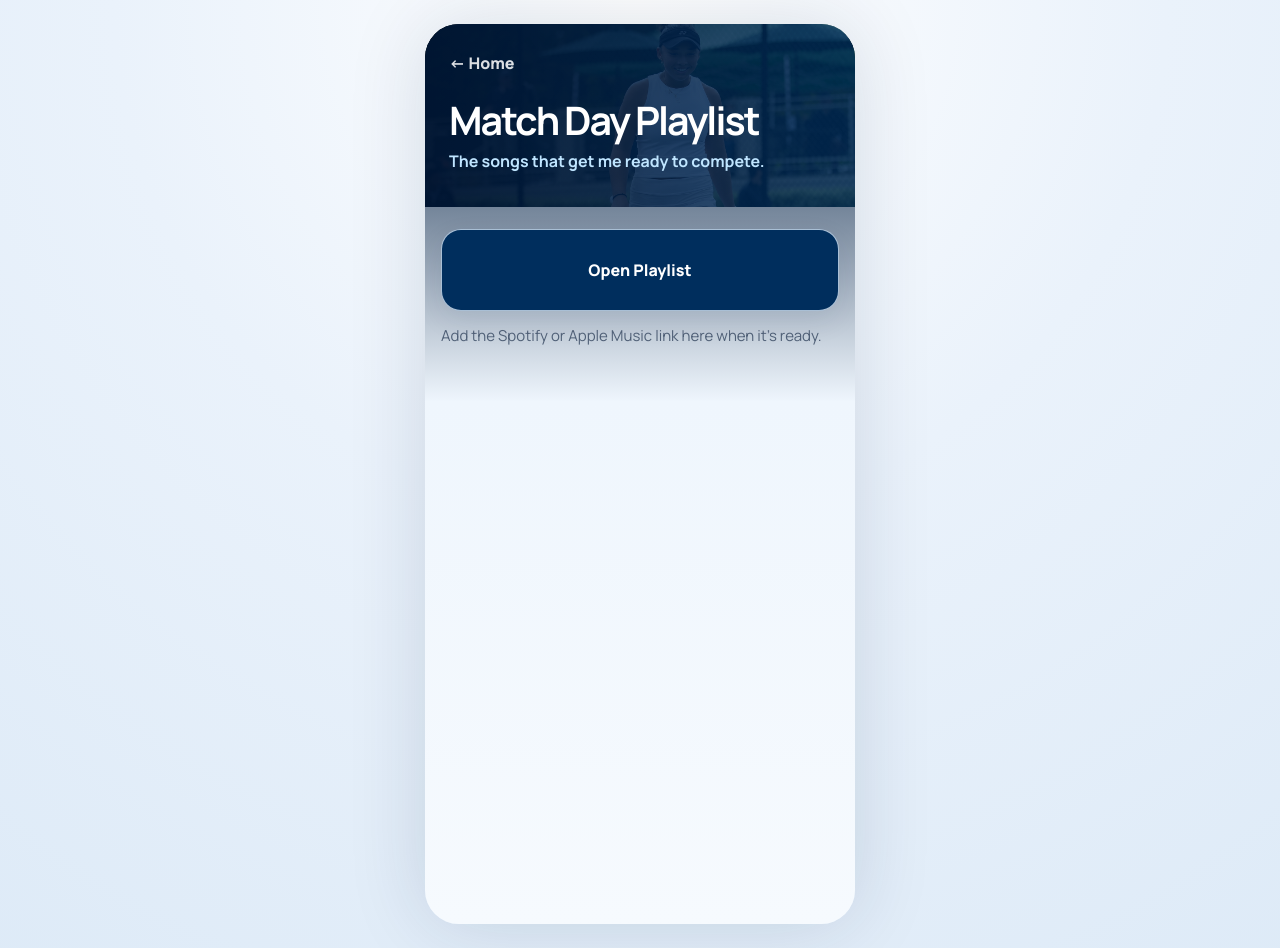
<file: playlist/index.html>
<!doctype html>
<html lang="en">
<head>
  <meta charset="utf-8">
  <meta name="viewport" content="width=device-width, initial-scale=1, viewport-fit=cover">
  <title>Match Day Playlist | Sephi Sheng</title>
  <meta name="theme-color" content="#002E5D">
  <link rel="preconnect" href="https://fonts.googleapis.com">
  <link rel="preconnect" href="https://fonts.gstatic.com" crossorigin>
  <link href="https://fonts.googleapis.com/css2?family=Bebas+Neue&family=Manrope:wght@400;500;600;700;800&display=swap" rel="stylesheet">
  <link rel="stylesheet" href="../assets/css/style.css">
</head>
<body>
  <div class="site-frame subpage-frame">
    <header class="subpage-hero">
      <a class="back-link" href="../">← Home</a>
      <h1>Match Day Playlist</h1>
      <p>The songs that get me ready to compete.</p>
    </header>
    <main class="subpage-content">
      <a class="primary-button" href="#">Open Playlist</a>
      <p class="helper-text">Add the Spotify or Apple Music link here when it’s ready.</p>
    </main>
  </div>
</body>
</html>
</file>
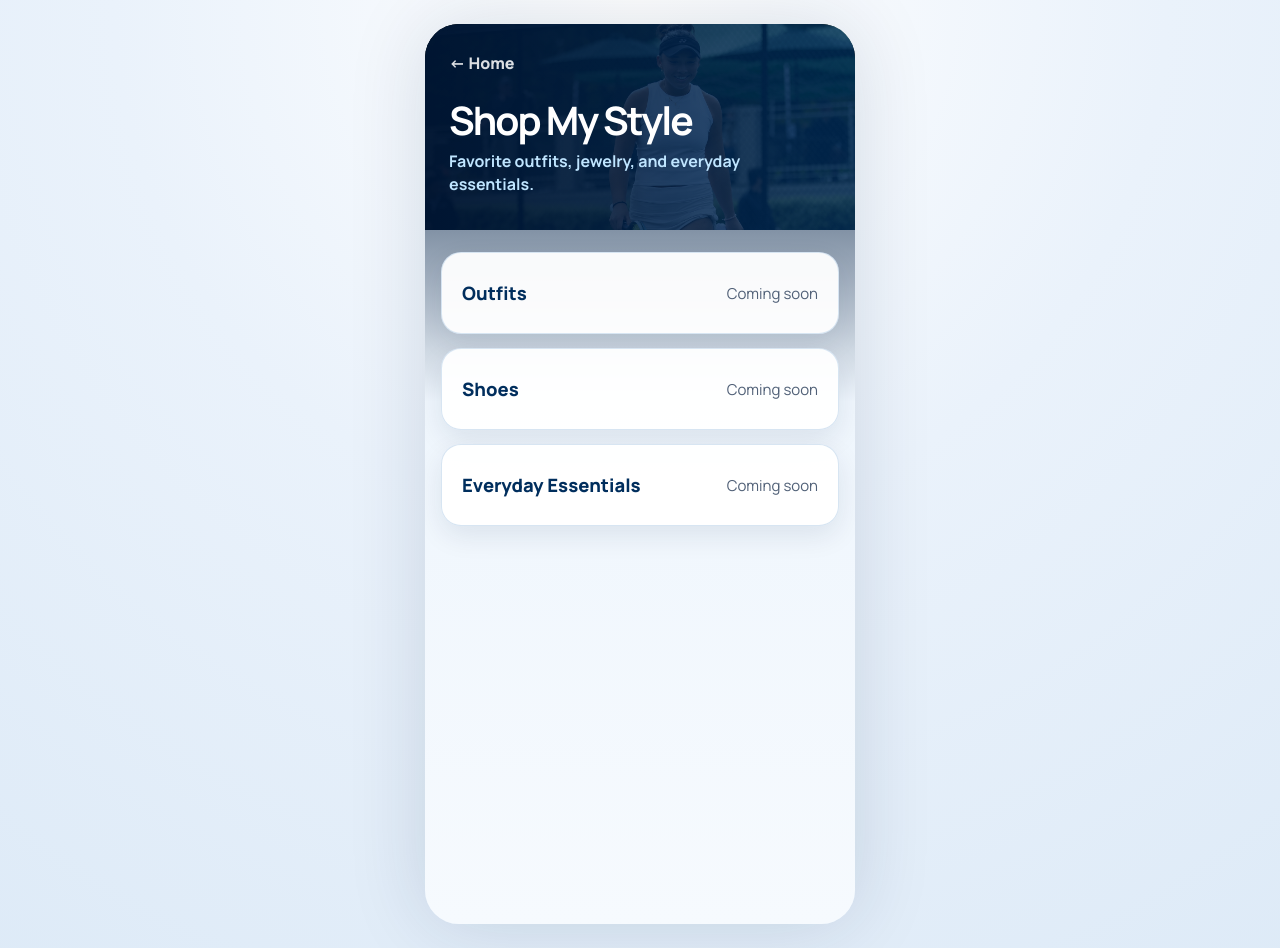
<file: style/index.html>
<!doctype html>
<html lang="en">
<head>
  <meta charset="utf-8">
  <meta name="viewport" content="width=device-width, initial-scale=1, viewport-fit=cover">
  <title>Shop My Style | Sephi Sheng</title>
  <meta name="theme-color" content="#002E5D">
  <link rel="preconnect" href="https://fonts.googleapis.com">
  <link rel="preconnect" href="https://fonts.gstatic.com" crossorigin>
  <link href="https://fonts.googleapis.com/css2?family=Bebas+Neue&family=Manrope:wght@400;500;600;700;800&display=swap" rel="stylesheet">
  <link rel="stylesheet" href="../assets/css/style.css">
</head>
<body>
  <div class="site-frame subpage-frame">
    <header class="subpage-hero">
      <a class="back-link" href="../">← Home</a>
      <h1>Shop My Style</h1>
      <p>Favorite outfits, jewelry, and everyday essentials.</p>
    </header>
    <main class="subpage-content">
      <a class="sub-card" href="#"><strong>Outfits</strong><span>Coming soon</span></a>
      <a class="sub-card" href="#"><strong>Shoes</strong><span>Coming soon</span></a>
      <a class="sub-card" href="#"><strong>Everyday Essentials</strong><span>Coming soon</span></a>
    </main>
  </div>
</body>
</html>
</file>
<file: assets/css/style.css>
:root {
  --navy: #002e5d;
  --navy-deep: #001b3d;
  --blue: #69b9f7;
  --ice: #f4f8fd;
  --ice-2: #eaf2fb;
  --card: rgba(255,255,255,.93);
  --text: #0c2850;
  --muted: #506077;
  --line: #dce8f4;
  --shadow: 0 18px 40px rgba(0, 34, 71, .14);
  --soft-shadow: 0 10px 28px rgba(0, 34, 71, .09);
}

* {
  box-sizing: border-box;
  margin: 0;
  padding: 0;
}

html {
  background: #eaf2fb;
  min-height: 100%;
  -webkit-text-size-adjust: 100%;
}

body {
  min-height: 100svh;
  background:
    radial-gradient(circle at top, rgba(255,255,255,.95), rgba(234,242,251,.92) 46%, rgba(221,234,247,.95));
  color: var(--text);
  font-family: "Manrope", system-ui, -apple-system, BlinkMacSystemFont, "Segoe UI", sans-serif;
  -webkit-font-smoothing: antialiased;
  text-rendering: geometricPrecision;
}

img,
svg {
  display: block;
}

a {
  color: inherit;
  text-decoration: none;
}

button,
a {
  -webkit-tap-highlight-color: transparent;
}

.site-frame {
  width: min(100%, 430px);
  min-height: 100svh;
  margin: 0 auto;
  background: linear-gradient(180deg, #f8fbff 0%, #edf5fc 100%);
  overflow: hidden;
  position: relative;
  box-shadow: 0 0 80px rgba(0, 34, 71, .14);
}

.hero {
  height: clamp(435px, 52svh, 505px);
  position: relative;
  overflow: hidden;
  background: var(--navy-deep);
}

.hero-photo {
  width: 100%;
  height: 100%;
  object-fit: cover;
  object-position: 58% 50%;
  filter: saturate(.96) contrast(1.03) brightness(.93);
  transform: scale(1.025);
  transform-origin: center;
}

.hero-shade {
  position: absolute;
  inset: 0;
  background:
    linear-gradient(90deg,
      rgba(0, 22, 52, .98) 0%,
      rgba(0, 31, 69, .92) 23%,
      rgba(0, 36, 80, .58) 45%,
      rgba(0, 36, 80, .10) 74%,
      rgba(0, 36, 80, .03) 100%),
    linear-gradient(180deg,
      rgba(0,0,0,.08) 0%,
      rgba(0,0,0,0) 42%,
      rgba(0, 27, 60, .22) 100%);
  pointer-events: none;
}

.hero-content {
  position: absolute;
  z-index: 2;
  top: clamp(46px, 7svh, 64px);
  left: clamp(28px, 7vw, 34px);
  width: 50%;
  color: #fff;
  animation: heroIn .72s ease both;
}

.byu-mark {
  width: clamp(82px, 22vw, 106px);
  height: auto;
  margin-bottom: clamp(26px, 3.7svh, 34px);
  filter: drop-shadow(0 8px 18px rgba(0,0,0,.22));
}

.name {
  font-family: "Bebas Neue", "Arial Narrow", Impact, sans-serif;
  font-size: clamp(4.65rem, 18vw, 5.8rem);
  line-height: .82;
  letter-spacing: .025em;
  text-transform: uppercase;
  font-weight: 400;
  text-shadow: 0 5px 18px rgba(0,0,0,.22);
}

.name span {
  display: block;
}

.accent-line {
  width: 56px;
  height: 3px;
  border-radius: 999px;
  background: linear-gradient(90deg, #fff 0%, #fff 36%, var(--blue) 55%, var(--blue) 100%);
  margin: clamp(19px, 2.7svh, 25px) 0 clamp(20px, 2.9svh, 27px);
  box-shadow: 0 0 14px rgba(105,185,247,.42);
}

.team {
  color: var(--blue);
  font-size: clamp(1.05rem, 4.4vw, 1.28rem);
  line-height: 1.1;
  font-weight: 800;
  letter-spacing: .012em;
  text-shadow: 0 4px 14px rgba(0,0,0,.22);
}

.social-links {
  display: flex;
  align-items: center;
  gap: 12px;
  margin-top: clamp(23px, 4svh, 31px);
}

.social-link {
  width: 44px;
  height: 44px;
  border: 2px solid rgba(255,255,255,.92);
  border-radius: 50%;
  display: grid;
  place-items: center;
  color: #fff;
  transition: transform .22s ease, background .22s ease, color .22s ease;
  box-shadow: 0 10px 20px rgba(0,0,0,.18);
}

.social-link svg {
  width: 23px;
  height: 23px;
  stroke: currentColor;
  fill: none;
}

.tiktok-link svg {
  width: 22px;
  height: 22px;
  fill: currentColor;
  stroke: none;
}

.social-link:hover,
.social-link:focus-visible {
  background: #fff;
  color: var(--navy);
  transform: translateY(-2px);
  outline: none;
}

.link-panel {
  position: relative;
  z-index: 4;
  margin-top: -26px;
  padding: 38px 16px 13px;
  background: linear-gradient(180deg, rgba(247,251,255,.98) 0%, rgba(238,246,253,.98) 100%);
  border-radius: 28px 28px 0 0;
}

.link-panel::before,
.link-panel::after {
  content: "";
  position: absolute;
  top: 0;
  width: 26px;
  height: 28px;
  background: inherit;
}

.link-panel::before {
  left: -9px;
  border-top-right-radius: 28px;
}

.link-panel::after {
  right: -9px;
  border-top-left-radius: 28px;
}

.link-card {
  min-height: 104px;
  display: grid;
  grid-template-columns: 74px 1fr 34px;
  align-items: center;
  gap: 14px;
  padding: 16px 18px 16px 18px;
  margin-bottom: 14px;
  background: var(--card);
  border: 1px solid rgba(207, 224, 240, .82);
  border-radius: 20px;
  box-shadow: var(--shadow);
  backdrop-filter: blur(18px);
  -webkit-backdrop-filter: blur(18px);
  transition: transform .22s ease, box-shadow .22s ease, border-color .22s ease, background .22s ease;
  animation: cardIn .56s ease both;
}

.link-card:nth-child(2) { animation-delay: .07s; }
.link-card:nth-child(3) { animation-delay: .14s; }

.link-card:hover,
.link-card:focus-visible {
  transform: translateY(-3px);
  box-shadow: 0 24px 48px rgba(0,34,71,.18);
  border-color: rgba(105, 185, 247, .55);
  background: rgba(255,255,255,.98);
  outline: none;
}

.link-card:active {
  transform: scale(.985);
}

.icon-bubble {
  width: 66px;
  height: 66px;
  border-radius: 50%;
  display: grid;
  place-items: center;
  background: linear-gradient(145deg, #e8f2fb 0%, #f7fbff 100%);
  box-shadow: inset 0 1px 0 rgba(255,255,255,.9), 0 8px 18px rgba(0,46,93,.06);
  color: var(--navy);
}

.icon {
  width: 38px;
  height: 38px;
}

.icon-sparkle path {
  fill: currentColor;
}

.icon-spotify circle {
  fill: var(--navy);
}

.icon-spotify path {
  fill: none;
  stroke: #fff;
  stroke-width: 4.1;
  stroke-linecap: round;
}

.icon-racket {
  fill: none;
  stroke: currentColor;
  stroke-width: 3.2;
  stroke-linecap: round;
  stroke-linejoin: round;
}

.card-copy {
  min-width: 0;
}

.card-copy strong {
  display: block;
  color: var(--navy);
  font-size: clamp(1.34rem, 6vw, 1.62rem);
  line-height: 1.08;
  font-weight: 800;
  letter-spacing: -.035em;
  margin-bottom: 8px;
}

.card-copy span {
  display: block;
  color: var(--muted);
  font-size: clamp(.94rem, 4vw, 1.05rem);
  line-height: 1.42;
  font-weight: 500;
  letter-spacing: -.012em;
}

.arrow {
  width: 34px;
  height: 34px;
  color: var(--navy);
  transition: transform .22s ease;
}

.arrow svg {
  width: 100%;
  height: 100%;
}

.arrow path {
  fill: none;
  stroke: currentColor;
  stroke-width: 2.3;
  stroke-linecap: round;
  stroke-linejoin: round;
}

.link-card:hover .arrow,
.link-card:focus-visible .arrow {
  transform: translateX(4px);
}

.site-footer {
  padding: 7px 36px calc(22px + env(safe-area-inset-bottom));
  text-align: center;
  background: linear-gradient(180deg, rgba(238,246,253,.98) 0%, rgba(244,248,253,1) 100%);
}

.footer-rule {
  display: grid;
  grid-template-columns: 1fr 28px 1fr;
  align-items: center;
  gap: 13px;
  color: var(--navy);
  opacity: .78;
  margin-bottom: 11px;
}

.footer-rule span {
  height: 1px;
  background: #b7c8d9;
}

.footer-rule svg {
  width: 28px;
  height: 28px;
}

.footer-rule circle,
.footer-rule path {
  fill: none;
  stroke: currentColor;
  stroke-width: 2.2;
}

.site-footer p {
  color: var(--navy);
  font-style: italic;
  font-size: 1.13rem;
  line-height: 1.2;
  letter-spacing: -.02em;
}

@keyframes heroIn {
  from { opacity: 0; transform: translateY(16px); }
  to { opacity: 1; transform: none; }
}

@keyframes cardIn {
  from { opacity: 0; transform: translateY(18px); }
  to { opacity: 1; transform: none; }
}

@media (max-width: 380px) {
  .hero { height: 405px; }
  .hero-content { top: 38px; left: 24px; }
  .byu-mark { width: 76px; margin-bottom: 22px; }
  .name { font-size: 4.25rem; }
  .team { font-size: 1rem; }
  .social-links { margin-top: 20px; }
  .social-link { width: 40px; height: 40px; }
  .link-panel { padding: 30px 13px 10px; }
  .link-card {
    min-height: 96px;
    grid-template-columns: 62px 1fr 28px;
    gap: 12px;
    padding: 14px;
    border-radius: 18px;
    margin-bottom: 11px;
  }
  .icon-bubble { width: 58px; height: 58px; }
  .icon { width: 34px; height: 34px; }
  .card-copy strong { font-size: 1.22rem; margin-bottom: 6px; }
  .card-copy span { font-size: .88rem; }
  .site-footer p { font-size: 1rem; }
}

@media (min-width: 640px) {
  body {
    padding: 24px 0;
  }
  .site-frame {
    border-radius: 34px;
    min-height: auto;
  }
}

.subpage-frame {
  background: linear-gradient(180deg, var(--navy-deep), #eff6fd 42%, #f6fafe 100%);
  min-height: 100svh;
}

.subpage-hero {
  padding: calc(28px + env(safe-area-inset-top)) 24px 34px;
  color: #fff;
  background:
    linear-gradient(90deg, rgba(0, 22, 52, .95), rgba(0, 46, 93, .78)),
    url('../images/hero.jpg') center 35% / cover;
}

.back-link {
  display: inline-flex;
  color: rgba(255,255,255,.86);
  font-weight: 800;
  margin-bottom: 26px;
}

.subpage-hero h1 {
  font-size: 2.45rem;
  line-height: 1.02;
  letter-spacing: -.05em;
  margin-bottom: 10px;
}

.subpage-hero p {
  max-width: 320px;
  color: #bfe5ff;
  font-size: 1rem;
  line-height: 1.45;
  font-weight: 700;
}

.subpage-content {
  padding: 22px 16px 40px;
}

.sub-card,
.primary-button {
  display: flex;
  justify-content: space-between;
  align-items: center;
  gap: 16px;
  min-height: 82px;
  padding: 18px 20px;
  margin-bottom: 14px;
  border-radius: 20px;
  background: rgba(255,255,255,.94);
  border: 1px solid rgba(207, 224, 240, .82);
  box-shadow: var(--soft-shadow);
}

.sub-card strong {
  color: var(--navy);
  font-size: 1.15rem;
  font-weight: 800;
}

.sub-card span,
.helper-text {
  color: var(--muted);
  font-size: .94rem;
}

.primary-button {
  justify-content: center;
  background: var(--navy);
  color: #fff;
  font-weight: 800;
}

/* ===============================
   What’s In My Bag — polished gear page
   =============================== */
.gear-page.subpage-frame {
  background: linear-gradient(180deg, #001b3d 0%, #eaf2fb 30%, #f7fbff 100%);
}

.gear-page .gear-hero {
  position: relative;
  min-height: 260px;
  padding: calc(31px + env(safe-area-inset-top)) 24px 52px;
  overflow: hidden;
  background:
    radial-gradient(circle at 88% 8%, rgba(105,185,247,.28), transparent 31%),
    linear-gradient(90deg, rgba(0, 19, 45, .97) 0%, rgba(0, 35, 78, .88) 46%, rgba(0, 46, 93, .47) 100%),
    linear-gradient(180deg, rgba(0,0,0,.08), rgba(0,27,60,.35)),
    url('../images/hero.jpg') center 34% / cover;
}

.gear-page .gear-hero::after {
  content: "";
  position: absolute;
  left: 0;
  right: 0;
  bottom: -1px;
  height: 34px;
  border-radius: 28px 28px 0 0;
  background: linear-gradient(180deg, rgba(247,251,255,.98), #f2f8fe);
  box-shadow: 0 -18px 34px rgba(0, 17, 41, .22);
}

.gear-page .back-link {
  position: relative;
  z-index: 2;
  display: inline-flex;
  align-items: center;
  min-height: 34px;
  padding: 0 2px;
  color: rgba(255,255,255,.92);
  font-size: .92rem;
  font-weight: 900;
  letter-spacing: -.02em;
  margin-bottom: 26px;
  text-shadow: 0 4px 14px rgba(0,0,0,.22);
}

.gear-page .hero-eyebrow {
  position: relative;
  z-index: 2;
  color: rgba(255,255,255,.92);
  font-size: .98rem;
  line-height: 1.2;
  font-weight: 800;
  letter-spacing: -.02em;
  margin-bottom: 4px;
}

.gear-page .subpage-hero h1 {
  position: relative;
  z-index: 2;
  max-width: 360px;
  color: #fff;
  font-size: clamp(2.1rem, 10.8vw, 2.95rem);
  line-height: .98;
  letter-spacing: -.065em;
  font-weight: 900;
  margin-bottom: 12px;
  text-shadow: 0 10px 26px rgba(0,0,0,.26);
}

.gear-page .subpage-hero p {
  position: relative;
  z-index: 2;
  max-width: 328px;
  color: #bfe5ff;
  font-size: 1.02rem;
  line-height: 1.46;
  font-weight: 800;
  letter-spacing: -.025em;
  text-shadow: 0 4px 16px rgba(0,0,0,.22);
}

.gear-page .gear-content {
  position: relative;
  z-index: 3;
  margin-top: -20px;
  padding: 18px 16px 44px;
  color: var(--text);
  background:
    radial-gradient(circle at 0 3%, rgba(105,185,247,.16), transparent 32%),
    linear-gradient(180deg, #f7fbff 0%, #edf6fd 54%, #f8fbff 100%);
  border-radius: 28px 28px 0 0;
}

.gear-intro-card,
.gear-section,
.disclosure-card {
  position: relative;
  overflow: hidden;
  border: 1px solid rgba(207, 224, 240, .9);
  box-shadow: 0 18px 40px rgba(0, 34, 71, .12);
  backdrop-filter: blur(16px);
  -webkit-backdrop-filter: blur(16px);
}

.gear-intro-card {
  min-height: 190px;
  padding: 20px 16px 18px;
  margin-bottom: 16px;
  border-radius: 26px;
  background:
    radial-gradient(circle at 100% 0, rgba(105,185,247,.25), transparent 35%),
    linear-gradient(160deg, rgba(255,255,255,.98), rgba(244,250,255,.96));
}

.gear-intro-card::before {
  content: "";
  position: absolute;
  inset: 0 0 auto 0;
  height: 5px;
  background: linear-gradient(90deg, var(--blue), #ffffff, var(--navy));
}

.intro-pill {
  display: inline-flex;
  align-items: center;
  min-height: 26px;
  padding: 5px 10px;
  margin-bottom: 10px;
  border-radius: 999px;
  color: #0b4d86;
  background: rgba(105,185,247,.16);
  border: 1px solid rgba(105,185,247,.28);
  font-size: .69rem;
  line-height: 1;
  font-weight: 900;
  letter-spacing: .12em;
  text-transform: uppercase;
}

.bag-visual {
  position: absolute;
  top: 18px;
  right: 14px;
  width: 98px;
  height: 84px;
  opacity: .92;
  pointer-events: none;
}

.bag-handle {
  position: absolute;
  left: 30px;
  top: 1px;
  width: 42px;
  height: 27px;
  border: 5px solid rgba(0,46,93,.20);
  border-bottom: none;
  border-radius: 24px 24px 0 0;
}

.bag-body {
  position: absolute;
  left: 9px;
  right: 7px;
  bottom: 5px;
  height: 50px;
  border-radius: 20px 20px 24px 24px;
  background:
    linear-gradient(135deg, rgba(0,46,93,.98), rgba(0,27,61,.94)),
    radial-gradient(circle at 78% 20%, rgba(105,185,247,.45), transparent 38%);
  box-shadow: 0 16px 28px rgba(0,46,93,.18);
}

.bag-body::before,
.bag-body::after {
  content: "";
  position: absolute;
  left: 15px;
  right: 15px;
  height: 2px;
  background: rgba(191,229,255,.6);
  border-radius: 999px;
}

.bag-body::before { top: 16px; }
.bag-body::after { top: 29px; opacity: .5; }

.visual-racket {
  position: absolute;
  width: 22px;
  height: 46px;
  border: 3px solid rgba(105,185,247,.75);
  border-radius: 999px;
  transform-origin: 50% 90%;
}

.visual-racket::after {
  content: "";
  position: absolute;
  left: 50%;
  top: 36px;
  width: 3px;
  height: 31px;
  transform: translateX(-50%);
  background: rgba(0,46,93,.55);
  border-radius: 999px;
}

.visual-racket.one {
  top: 4px;
  right: 29px;
  transform: rotate(17deg);
}

.visual-racket.two {
  top: 7px;
  right: 52px;
  transform: rotate(-15deg);
  opacity: .72;
}

.intro-title {
  position: relative;
  z-index: 1;
  max-width: 270px;
  color: var(--navy);
  font-size: clamp(1.35rem, 6.3vw, 1.72rem);
  line-height: 1.03;
  letter-spacing: -.055em;
  font-weight: 900;
  margin-bottom: 8px;
}

.intro-copy {
  position: relative;
  z-index: 1;
  max-width: 342px;
  color: #40536d;
  font-size: .96rem;
  line-height: 1.52;
  font-weight: 650;
  letter-spacing: -.02em;
}

.gear-jump-list {
  position: relative;
  z-index: 1;
  display: flex;
  flex-wrap: wrap;
  gap: 8px;
  margin-top: 16px;
}

.gear-jump-list a {
  display: inline-flex;
  align-items: center;
  justify-content: center;
  min-height: 35px;
  padding: 8px 12px;
  border-radius: 999px;
  color: var(--navy);
  background: rgba(234, 246, 255, .96);
  border: 1px solid rgba(105, 185, 247, .34);
  box-shadow: 0 8px 16px rgba(0,46,93,.055);
  font-size: .82rem;
  line-height: 1;
  font-weight: 900;
  letter-spacing: -.015em;
  transition: transform .2s ease, background .2s ease, border-color .2s ease;
}

.gear-jump-list a:hover,
.gear-jump-list a:focus-visible {
  transform: translateY(-2px);
  background: #fff;
  border-color: rgba(0,46,93,.24);
  outline: none;
}

.gear-section {
  padding: 21px 17px 17px;
  margin-bottom: 16px;
  border-radius: 24px;
  background: rgba(255,255,255,.96);
}

.gear-section::before {
  content: "";
  position: absolute;
  top: 0;
  left: 0;
  right: 0;
  height: 5px;
  background: linear-gradient(90deg, var(--navy), var(--blue));
}

.highlight-section {
  background:
    radial-gradient(circle at 100% 0, rgba(105,185,247,.20), transparent 34%),
    linear-gradient(180deg, rgba(255,255,255,.98), rgba(247,251,255,.98));
  border-color: rgba(105,185,247,.32);
}

.section-eyebrow {
  color: #2d84c8;
  font-size: .72rem;
  line-height: 1;
  font-weight: 900;
  letter-spacing: .13em;
  text-transform: uppercase;
  margin-bottom: 8px;
}

.gear-section h2 {
  color: var(--navy);
  font-size: clamp(1.42rem, 6.4vw, 1.72rem);
  line-height: 1.04;
  letter-spacing: -.055em;
  font-weight: 900;
  margin-bottom: 10px;
}

.gear-lede {
  color: #40536d;
  font-size: .96rem;
  line-height: 1.56;
  font-weight: 630;
  letter-spacing: -.02em;
}

.spec-grid {
  display: grid;
  grid-template-columns: repeat(2, minmax(0, 1fr));
  gap: 10px;
  margin-top: 15px;
}

.spec-item {
  padding: 12px 12px 11px;
  border-radius: 16px;
  background:
    linear-gradient(180deg, #f8fcff 0%, #edf6fd 100%);
  border: 1px solid rgba(207,224,240,.92);
  box-shadow: inset 0 1px 0 rgba(255,255,255,.92);
}

.spec-item.wide {
  grid-column: 1 / -1;
}

.spec-label {
  display: block;
  color: #5e7f9d;
  font-size: .67rem;
  line-height: 1;
  font-weight: 900;
  letter-spacing: .105em;
  text-transform: uppercase;
  margin-bottom: 6px;
}

.spec-value {
  display: block;
  color: var(--navy);
  font-size: .93rem;
  line-height: 1.34;
  font-weight: 850;
  letter-spacing: -.018em;
}

.feature-list {
  list-style: none;
  display: grid;
  gap: 9px;
  margin-top: 14px;
}

.feature-list li {
  position: relative;
  padding: 12px 13px 12px 38px;
  border-radius: 16px;
  color: #40536d;
  background: linear-gradient(180deg, #f8fcff, #edf6fd);
  border: 1px solid rgba(207,224,240,.9);
  font-size: .92rem;
  line-height: 1.42;
  font-weight: 700;
}

.feature-list li::before {
  content: "";
  position: absolute;
  left: 14px;
  top: 17px;
  width: 9px;
  height: 9px;
  border-radius: 50%;
  background: var(--blue);
  box-shadow: 0 0 0 5px rgba(105,185,247,.16);
}

.product-grid {
  display: grid;
  gap: 10px;
  margin-top: 14px;
}

.product-card {
  display: grid;
  grid-template-columns: 48px 1fr;
  align-items: center;
  gap: 12px;
  padding: 13px;
  border-radius: 18px;
  background: linear-gradient(180deg, #f9fcff 0%, #eef7fd 100%);
  border: 1px solid rgba(207,224,240,.9);
  box-shadow: inset 0 1px 0 rgba(255,255,255,.94);
}

.product-icon {
  width: 48px;
  height: 48px;
  border-radius: 16px;
  display: grid;
  place-items: center;
  color: #fff;
  background:
    radial-gradient(circle at 72% 18%, rgba(105,185,247,.45), transparent 36%),
    linear-gradient(135deg, var(--navy), var(--navy-deep));
  box-shadow: 0 12px 20px rgba(0,46,93,.14);
  font-size: .63rem;
  line-height: 1;
  font-weight: 950;
  letter-spacing: .08em;
  text-transform: uppercase;
}

.product-copy strong {
  display: block;
  color: var(--navy);
  font-size: 1.04rem;
  line-height: 1.18;
  font-weight: 900;
  letter-spacing: -.03em;
  margin-bottom: 4px;
}

.product-copy p {
  color: #506077;
  font-size: .91rem;
  line-height: 1.45;
  font-weight: 650;
  letter-spacing: -.012em;
}

.gear-actions {
  display: flex;
  flex-wrap: wrap;
  gap: 9px;
  margin-top: 15px;
}

.gear-button {
  display: inline-flex;
  justify-content: center;
  align-items: center;
  min-height: 44px;
  padding: 11px 15px;
  border-radius: 999px;
  color: #fff;
  background:
    linear-gradient(135deg, var(--navy), var(--navy-deep));
  border: 1px solid rgba(0,46,93,.92);
  box-shadow: 0 12px 22px rgba(0,46,93,.16);
  font-size: .85rem;
  line-height: 1.1;
  font-weight: 900;
  letter-spacing: -.015em;
  transition: transform .22s ease, box-shadow .22s ease, background .22s ease;
}

.gear-button.secondary {
  color: var(--navy);
  background: #fff;
  border-color: rgba(0,46,93,.16);
  box-shadow: 0 9px 16px rgba(0,46,93,.08);
}

.gear-button:hover,
.gear-button:focus-visible {
  transform: translateY(-2px);
  box-shadow: 0 16px 28px rgba(0,46,93,.18);
  outline: none;
}

.gear-button.secondary:hover,
.gear-button.secondary:focus-visible {
  border-color: rgba(105,185,247,.65);
}

.playlist-callout {
  display: block;
  padding: 16px;
  margin-top: 14px;
  border-radius: 20px;
  color: #fff;
  background:
    radial-gradient(circle at 100% 0, rgba(105,185,247,.40), transparent 39%),
    linear-gradient(135deg, rgba(0,46,93,.98), rgba(0,27,61,.96));
  box-shadow: 0 16px 30px rgba(0,46,93,.16);
  transition: transform .22s ease, box-shadow .22s ease;
}

.playlist-callout:hover,
.playlist-callout:focus-visible {
  transform: translateY(-2px);
  box-shadow: 0 20px 34px rgba(0,46,93,.20);
  outline: none;
}

.playlist-callout strong {
  display: block;
  font-size: 1.12rem;
  line-height: 1.15;
  font-weight: 900;
  margin-bottom: 4px;
  letter-spacing: -.03em;
}

.playlist-callout span {
  display: block;
  color: #bfe5ff;
  font-size: .91rem;
  line-height: 1.42;
  font-weight: 700;
}

.disclosure-card {
  padding: 18px;
  margin-top: 4px;
  border-radius: 22px;
  background: rgba(255,255,255,.92);
}

.disclosure-card strong {
  display: block;
  color: var(--navy);
  font-size: 1rem;
  font-weight: 900;
  margin-bottom: 6px;
}

.disclosure-card p {
  color: #506077;
  font-size: .86rem;
  line-height: 1.5;
  font-weight: 650;
}

@media (max-width: 380px) {
  .gear-page .gear-hero { min-height: 246px; padding-left: 22px; padding-right: 22px; }
  .gear-page .subpage-hero h1 { font-size: 2.08rem; }
  .gear-page .subpage-hero p { font-size: .96rem; }
  .gear-page .gear-content { padding-left: 13px; padding-right: 13px; }
  .gear-intro-card { padding: 18px 14px 16px; }
  .bag-visual { width: 82px; height: 76px; right: 10px; opacity: .55; }
  .intro-title { max-width: 230px; }
  .spec-grid { grid-template-columns: 1fr; }
  .gear-section { padding: 19px 15px 16px; border-radius: 21px; }
}
</file>
